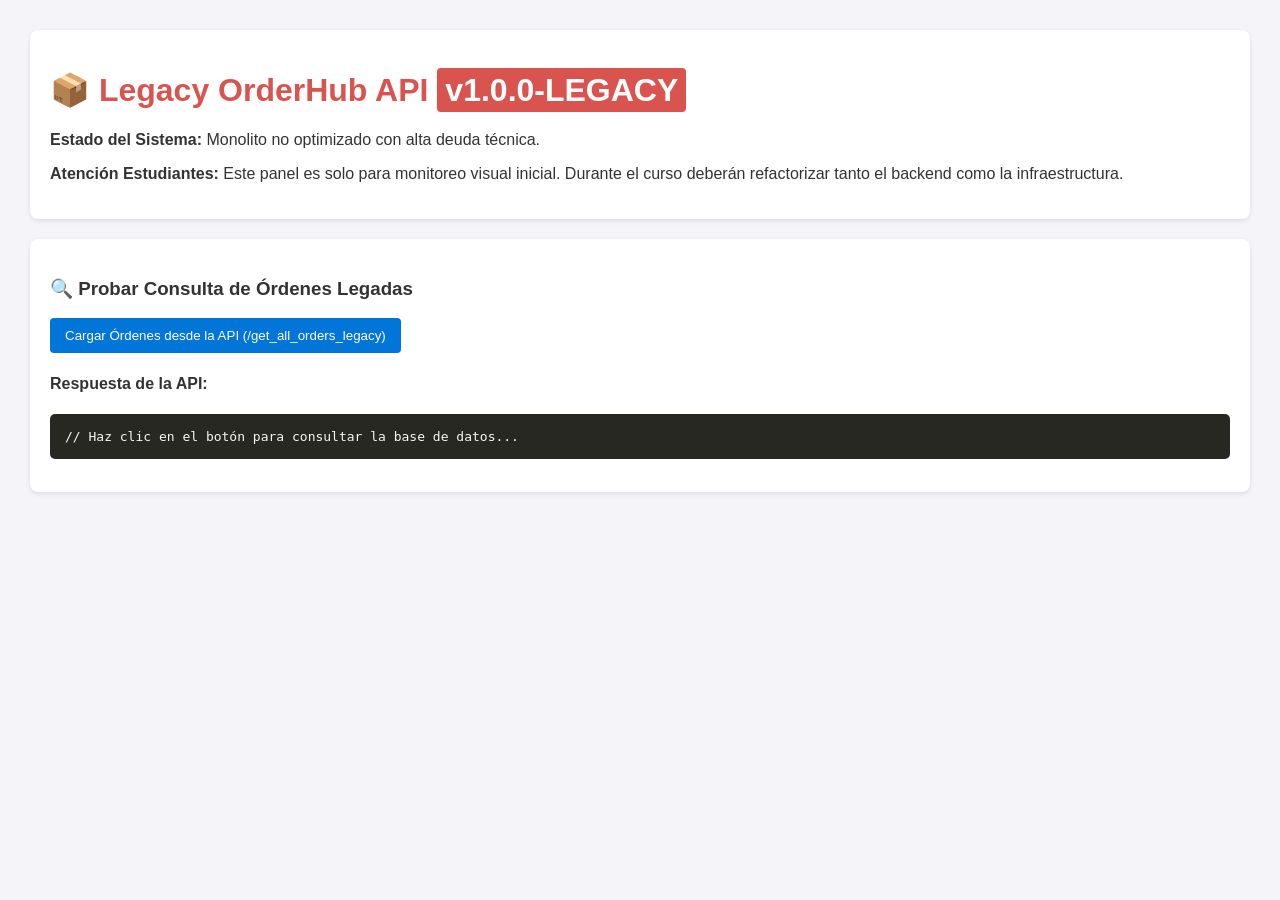
<file: templates/index.html>
<!DOCTYPE html>
<html lang="es">
<head>
    <meta charset="UTF-8">
    <meta name="viewport" content="width=device-width, initial-scale=1.0">
    <title>Legacy OrderHub - Panel de Control</title>
    <style>
        body { font-family: Arial, sans-serif; margin: 30px; background-color: #f4f4f9; color: #333; }
        h1 { color: #d9534f; }
        .card { background: white; padding: 20px; border-radius: 8px; box-shadow: 0 2px 5px rgba(0,0,0,0.1); margin-bottom: 20px; }
        .badge { background: #d9534f; color: white; padding: 4px 8px; border-radius: 4px; font-weight: bold; }
        pre { background: #272822; color: #f8f8f2; padding: 15px; border-radius: 5px; overflow-x: auto; }
        button { background: #0275d8; color: white; border: none; padding: 10px 15px; border-radius: 4px; cursor: pointer; }
        button:hover { background: #025aa5; }
    </style>
</head>
<body>

    <div class="card">
        <h1>📦 Legacy OrderHub API <span class="badge">v1.0.0-LEGACY</span></h1>
        <p><strong>Estado del Sistema:</strong> Monolito no optimizado con alta deuda técnica.</p>
        <p><strong>Atención Estudiantes:</strong> Este panel es solo para monitoreo visual inicial. Durante el curso deberán refactorizar tanto el backend como la infraestructura.</p>
    </div>

    <div class="card">
        <h3>🔍 Probar Consulta de Órdenes Legadas</h3>
        <button onclick="fetchOrders()">Cargar Órdenes desde la API (/get_all_orders_legacy)</button>
        <h4>Respuesta de la API:</h4>
        <pre id="output">// Haz clic en el botón para consultar la base de datos...</pre>
    </div>

    <script>
        async function fetchOrders() {
            const outputBlock = document.getElementById('output');
            outputBlock.textContent = "Cargando órdenes desde el servidor...";
            try {
                const response = await fetch('/get_all_orders_legacy');
                const data = await response.json();
                outputBlock.textContent = JSON.stringify(data, null, 2);
            } catch (error) {
                outputBlock.textContent = "Error al conectar con la API: " + error;
            }
        }
    </script>

</body>
</html>
</file>
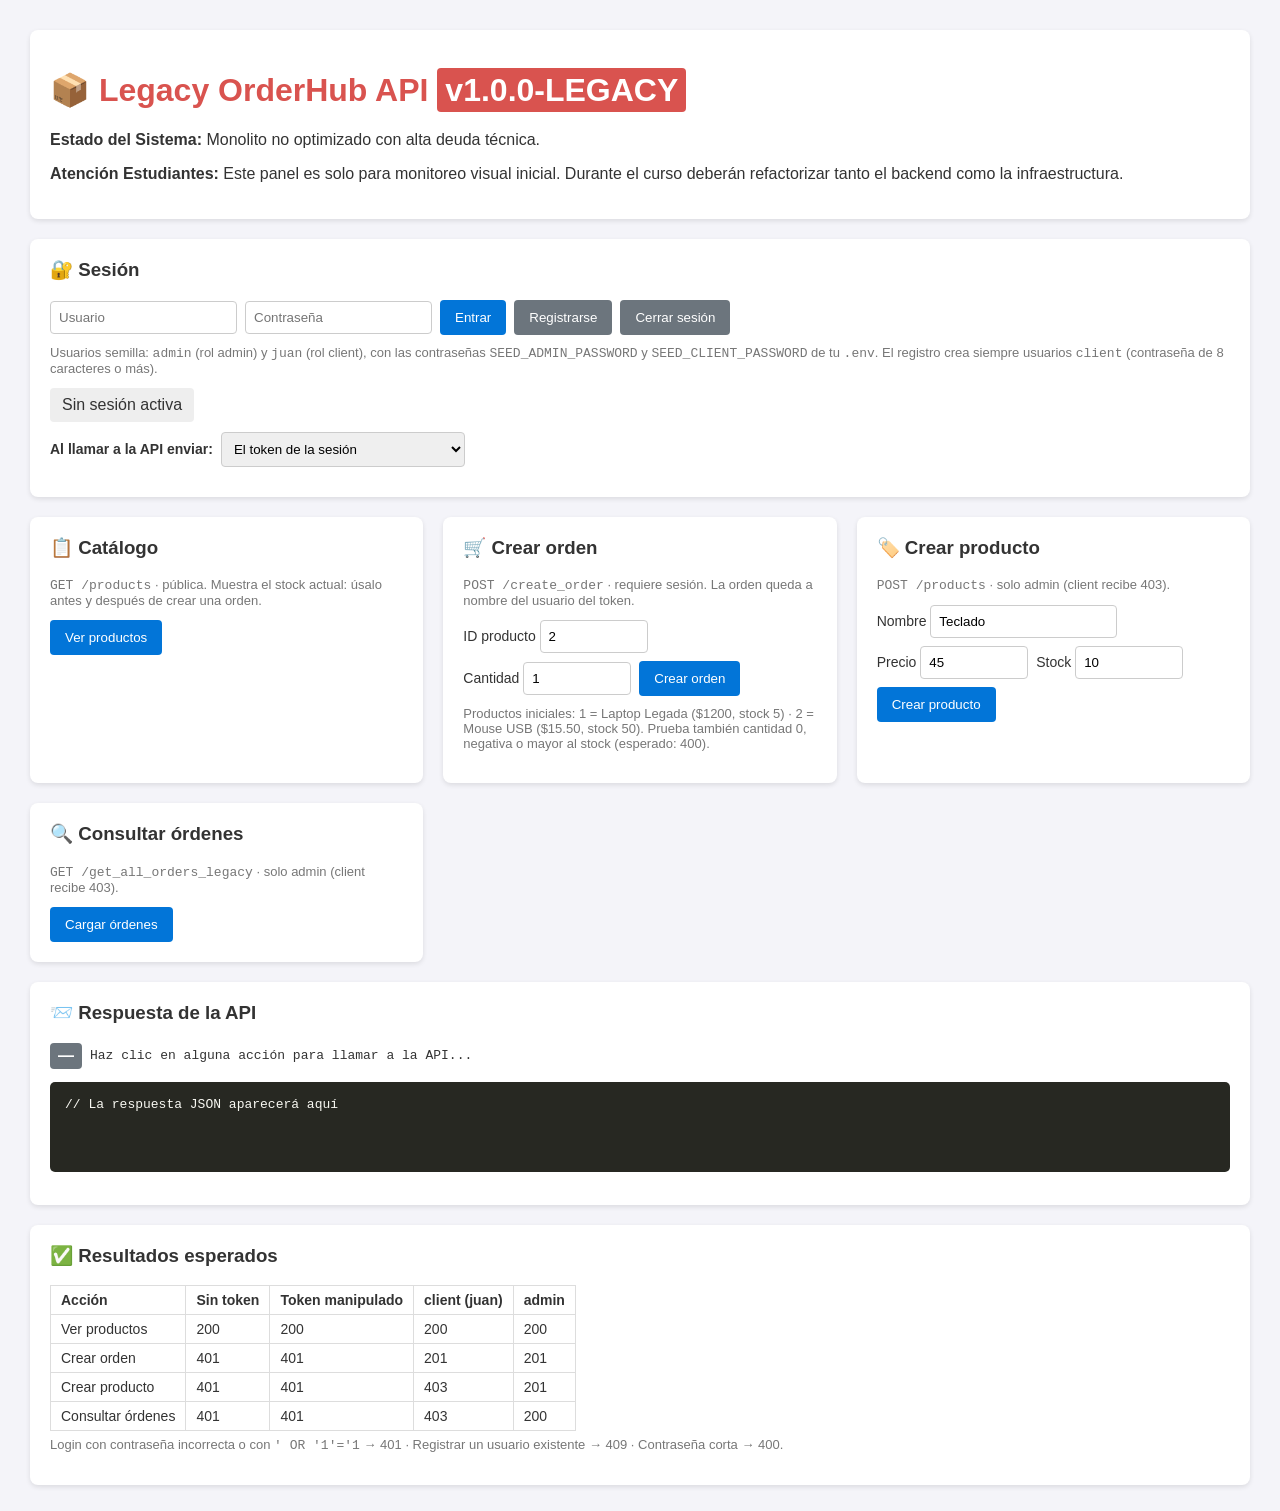
<file: orderhub/adapters/inbound/web/templates/index.html>
<!DOCTYPE html>
<html lang="es">
<head>
    <meta charset="UTF-8">
    <meta name="viewport" content="width=device-width, initial-scale=1.0">
    <title>Legacy OrderHub - Panel de Control</title>
    <style>
        body { font-family: Arial, sans-serif; margin: 30px; background-color: #f4f4f9; color: #333; }
        h1 { color: #d9534f; }
        h3 { margin-top: 0; }
        .card { background: white; padding: 20px; border-radius: 8px; box-shadow: 0 2px 5px rgba(0,0,0,0.1); margin-bottom: 20px; }
        .badge { background: #d9534f; color: white; padding: 4px 8px; border-radius: 4px; font-weight: bold; }
        .grid { display: grid; grid-template-columns: repeat(auto-fit, minmax(300px, 1fr)); gap: 20px; }
        .grid .card { margin-bottom: 0; }
        .row { display: flex; flex-wrap: wrap; gap: 8px; align-items: center; margin-bottom: 10px; }
        .hint { color: #777; font-size: 13px; margin: 6px 0 12px; }
        pre { background: #272822; color: #f8f8f2; padding: 15px; border-radius: 5px; overflow-x: auto; min-height: 60px; }
        button { background: #0275d8; color: white; border: none; padding: 10px 15px; border-radius: 4px; cursor: pointer; }
        button:hover { background: #025aa5; }
        button.secondary { background: #6c757d; }
        button.secondary:hover { background: #545b62; }
        label { font-size: 14px; }
        input, select { padding: 8px; border: 1px solid #ccc; border-radius: 4px; }
        input[type=number] { width: 90px; }
        .session { padding: 8px 12px; border-radius: 4px; background: #eee; display: inline-block; }
        .session.admin { background: #fde2e1; color: #a12622; }
        .session.client { background: #ddf0dd; color: #1e6b1e; }
        .status { font-weight: bold; padding: 4px 8px; border-radius: 4px; color: white; background: #6c757d; }
        .status.ok { background: #28a745; }
        .status.client-error { background: #e0a800; }
        .status.auth-error { background: #d9534f; }
        table { border-collapse: collapse; font-size: 14px; }
        td, th { border: 1px solid #ddd; padding: 6px 10px; text-align: left; }
    </style>
</head>
<body>

    <div class="card">
        <h1>📦 Legacy OrderHub API <span class="badge">v1.0.0-LEGACY</span></h1>
        <p><strong>Estado del Sistema:</strong> Monolito no optimizado con alta deuda técnica.</p>
        <p><strong>Atención Estudiantes:</strong> Este panel es solo para monitoreo visual inicial. Durante el curso deberán refactorizar tanto el backend como la infraestructura.</p>
    </div>

    <!-- Sesión: registro, login, logout y modo de envío del token -->
    <div class="card">
        <h3>🔐 Sesión</h3>
        <div class="row">
            <input id="username" placeholder="Usuario" autocomplete="username">
            <input id="password" type="password" placeholder="Contraseña" autocomplete="current-password">
            <button onclick="login()">Entrar</button>
            <button class="secondary" onclick="register()">Registrarse</button>
            <button class="secondary" onclick="logout()">Cerrar sesión</button>
        </div>
        <p class="hint">Usuarios semilla: <code>admin</code> (rol admin) y <code>juan</code> (rol client), con las contraseñas <code>SEED_ADMIN_PASSWORD</code> y <code>SEED_CLIENT_PASSWORD</code> de tu <code>.env</code>. El registro crea siempre usuarios <code>client</code> (contraseña de 8 caracteres o más).</p>
        <div class="row">
            <span id="session" class="session">Sin sesión activa</span>
        </div>
        <div class="row">
            <label for="tokenMode"><strong>Al llamar a la API enviar:</strong></label>
            <select id="tokenMode">
                <option value="session">El token de la sesión</option>
                <option value="none">Sin token (esperado: 401)</option>
                <option value="tampered">Token manipulado (esperado: 401)</option>
            </select>
        </div>
    </div>

    <div class="grid">
        <div class="card">
            <h3>📋 Catálogo</h3>
            <p class="hint"><code>GET /products</code> · pública. Muestra el stock actual: úsalo antes y después de crear una orden.</p>
            <button onclick="listProducts()">Ver productos</button>
        </div>

        <div class="card">
            <h3>🛒 Crear orden</h3>
            <p class="hint"><code>POST /create_order</code> · requiere sesión. La orden queda a nombre del usuario del token.</p>
            <div class="row">
                <label>ID producto <input id="orderProduct" type="number" min="1" value="2"></label>
                <label>Cantidad <input id="orderQuantity" type="number" value="1"></label>
                <button onclick="createOrder()">Crear orden</button>
            </div>
            <p class="hint">Productos iniciales: 1 = Laptop Legada ($1200, stock 5) · 2 = Mouse USB ($15.50, stock 50). Prueba también cantidad 0, negativa o mayor al stock (esperado: 400).</p>
        </div>

        <div class="card">
            <h3>🏷️ Crear producto</h3>
            <p class="hint"><code>POST /products</code> · solo admin (client recibe 403).</p>
            <div class="row">
                <label>Nombre <input id="productName" value="Teclado"></label>
                <label>Precio <input id="productPrice" type="number" step="0.01" value="45"></label>
                <label>Stock <input id="productStock" type="number" value="10"></label>
                <button onclick="createProduct()">Crear producto</button>
            </div>
        </div>

        <div class="card">
            <h3>🔍 Consultar órdenes</h3>
            <p class="hint"><code>GET /get_all_orders_legacy</code> · solo admin (client recibe 403).</p>
            <button onclick="fetchOrders()">Cargar órdenes</button>
        </div>
    </div>

    <div class="card" style="margin-top: 20px;">
        <h3>📨 Respuesta de la API</h3>
        <div class="row">
            <span id="status" class="status">—</span>
            <code id="request">Haz clic en alguna acción para llamar a la API...</code>
        </div>
        <pre id="output">// La respuesta JSON aparecerá aquí</pre>
    </div>

    <div class="card">
        <h3>✅ Resultados esperados</h3>
        <table>
            <tr><th>Acción</th><th>Sin token</th><th>Token manipulado</th><th>client (juan)</th><th>admin</th></tr>
            <tr><td>Ver productos</td><td>200</td><td>200</td><td>200</td><td>200</td></tr>
            <tr><td>Crear orden</td><td>401</td><td>401</td><td>201</td><td>201</td></tr>
            <tr><td>Crear producto</td><td>401</td><td>401</td><td>403</td><td>201</td></tr>
            <tr><td>Consultar órdenes</td><td>401</td><td>401</td><td>403</td><td>200</td></tr>
        </table>
        <p class="hint">Login con contraseña incorrecta o con <code>' OR '1'='1</code> → 401 · Registrar un usuario existente → 409 · Contraseña corta → 400.</p>
    </div>

    <script>
        // El token solo vive en memoria: se pierde al recargar la página.
        let token = null;

        function value(id) {
            return document.getElementById(id).value;
        }

        function credentials() {
            return { username: value('username'), password: value('password') };
        }

        // Devuelve la cabecera Authorization según el modo elegido en el selector.
        function authHeader() {
            const mode = value('tokenMode');
            if (mode === 'none' || !token) return {};
            if (mode === 'tampered') {
                // Cambia el primer carácter de la firma: el servidor debe rechazarlo.
                const cut = token.lastIndexOf('.') + 1;
                const changed = token[cut] === 'A' ? 'B' : 'A';
                return { 'Authorization': 'Bearer ' + token.slice(0, cut) + changed + token.slice(cut + 1) };
            }
            return { 'Authorization': 'Bearer ' + token };
        }

        // Llama a la API y muestra el método, la ruta, el código HTTP y el JSON de respuesta.
        async function callApi(method, path, body, withAuth = true) {
            const headers = withAuth ? authHeader() : {};
            if (body !== undefined) headers['Content-Type'] = 'application/json';

            const statusBlock = document.getElementById('status');
            const outputBlock = document.getElementById('output');
            const sentToken = headers['Authorization'] ? ' (con token)' : (withAuth ? ' (sin token)' : '');
            document.getElementById('request').textContent = method + ' ' + path + sentToken;
            statusBlock.textContent = '...';
            statusBlock.className = 'status';

            try {
                const response = await fetch(path, {
                    method,
                    headers,
                    body: body === undefined ? undefined : JSON.stringify(body)
                });
                const data = await response.json().catch(() => null);
                statusBlock.textContent = response.status + ' ' + response.statusText;
                statusBlock.className = 'status ' + statusClass(response.status);
                outputBlock.textContent = data === null ? '(sin cuerpo JSON)' : JSON.stringify(data, null, 2);
                return { ok: response.ok, data };
            } catch (error) {
                statusBlock.textContent = 'Error';
                statusBlock.className = 'status auth-error';
                outputBlock.textContent = 'Error al conectar con la API: ' + error;
                return { ok: false, data: null };
            }
        }

        function statusClass(code) {
            if (code < 300) return 'ok';
            if (code === 401 || code === 403) return 'auth-error';
            return 'client-error';
        }

        function showSession(user) {
            const sessionBlock = document.getElementById('session');
            if (user) {
                sessionBlock.textContent = 'Sesión activa: ' + user.username + ' (' + user.role + ')';
                sessionBlock.className = 'session ' + user.role;
            } else {
                sessionBlock.textContent = 'Sin sesión activa';
                sessionBlock.className = 'session';
            }
        }

        async function login() {
            const result = await callApi('POST', '/login', credentials(), false);
            token = result.ok ? result.data.token : null;
            showSession(result.ok ? result.data.user : null);
        }

        async function register() {
            await callApi('POST', '/register', credentials(), false);
        }

        function logout() {
            token = null;
            showSession(null);
            document.getElementById('request').textContent = 'Sesión cerrada: el token se descartó en el navegador.';
            document.getElementById('status').textContent = '—';
            document.getElementById('status').className = 'status';
        }

        async function createOrder() {
            await callApi('POST', '/create_order', {
                product_id: Number(value('orderProduct')),
                quantity: Number(value('orderQuantity'))
            });
        }

        async function createProduct() {
            await callApi('POST', '/products', {
                name: value('productName'),
                price: Number(value('productPrice')),
                stock: Number(value('productStock'))
            });
        }

        async function listProducts() {
            await callApi('GET', '/products', undefined, false);
        }

        async function fetchOrders() {
            await callApi('GET', '/get_all_orders_legacy');
        }
    </script>

</body>
</html>
</file>
